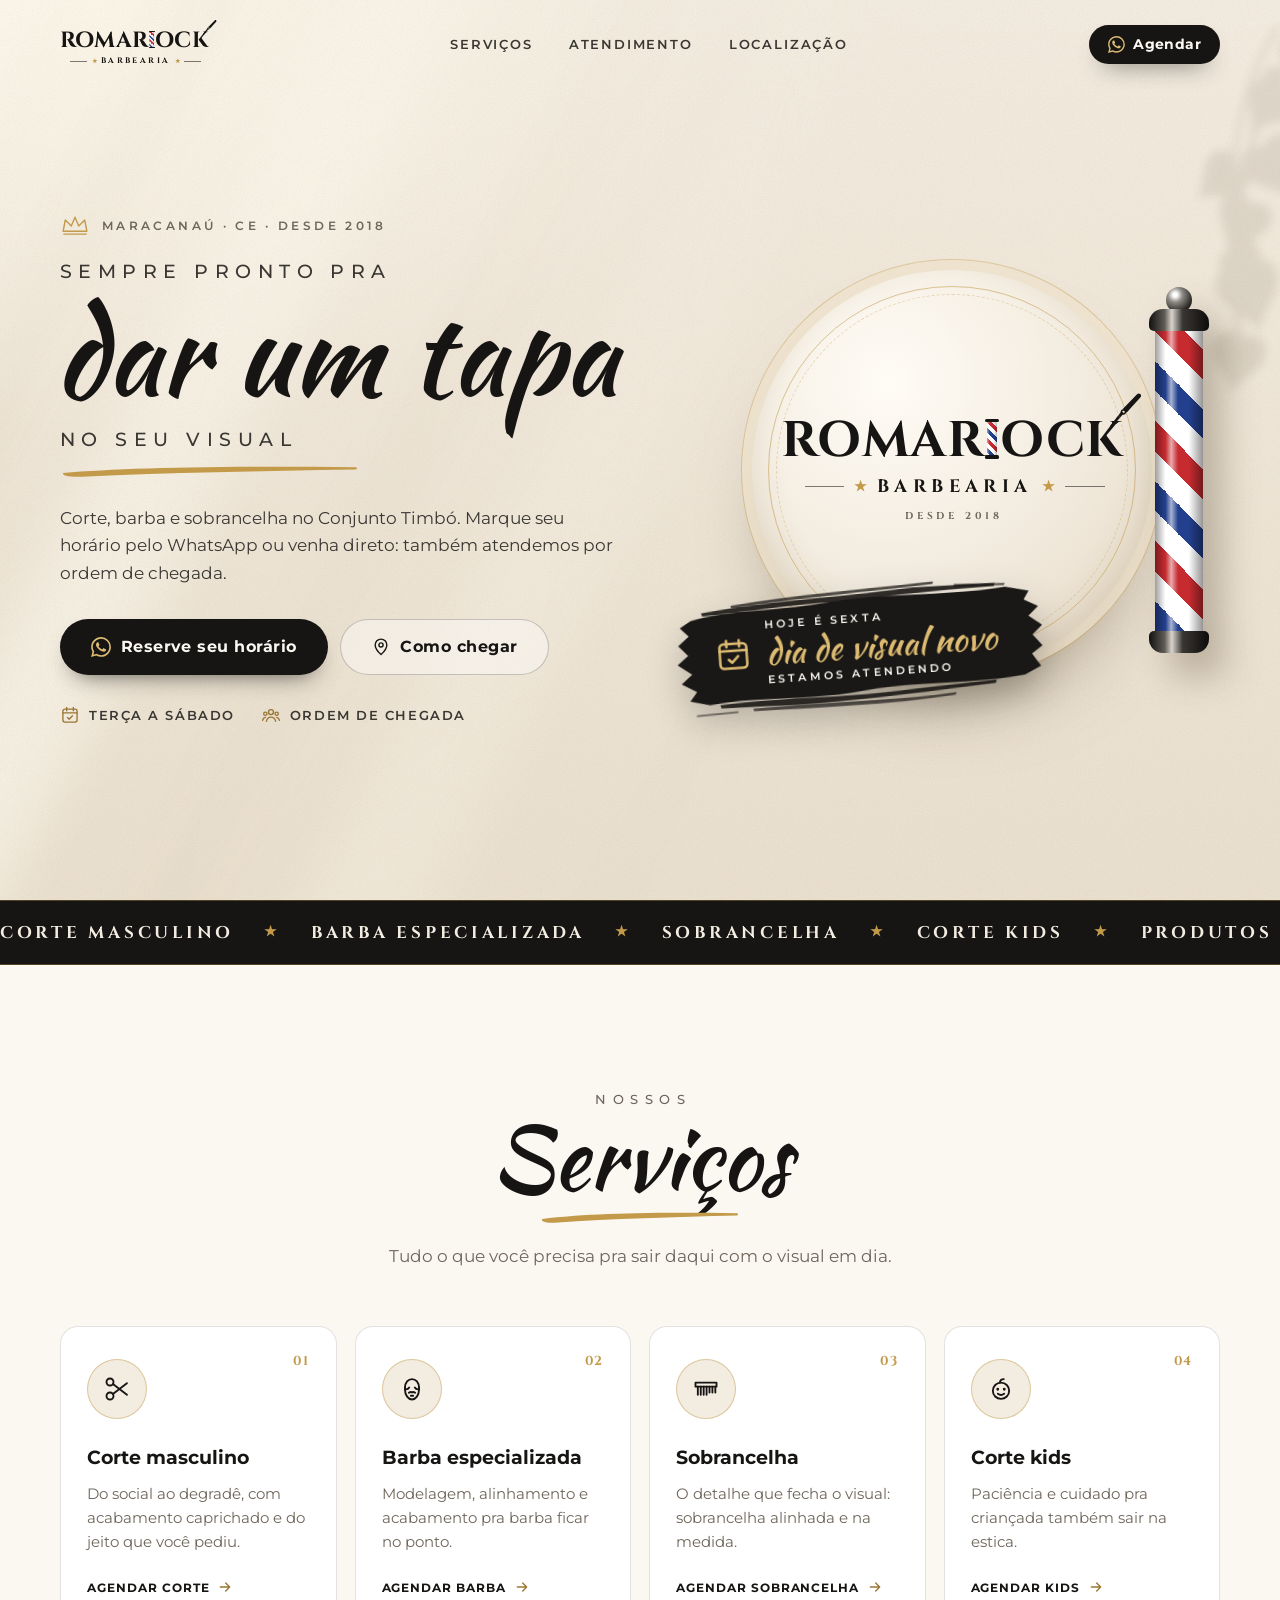
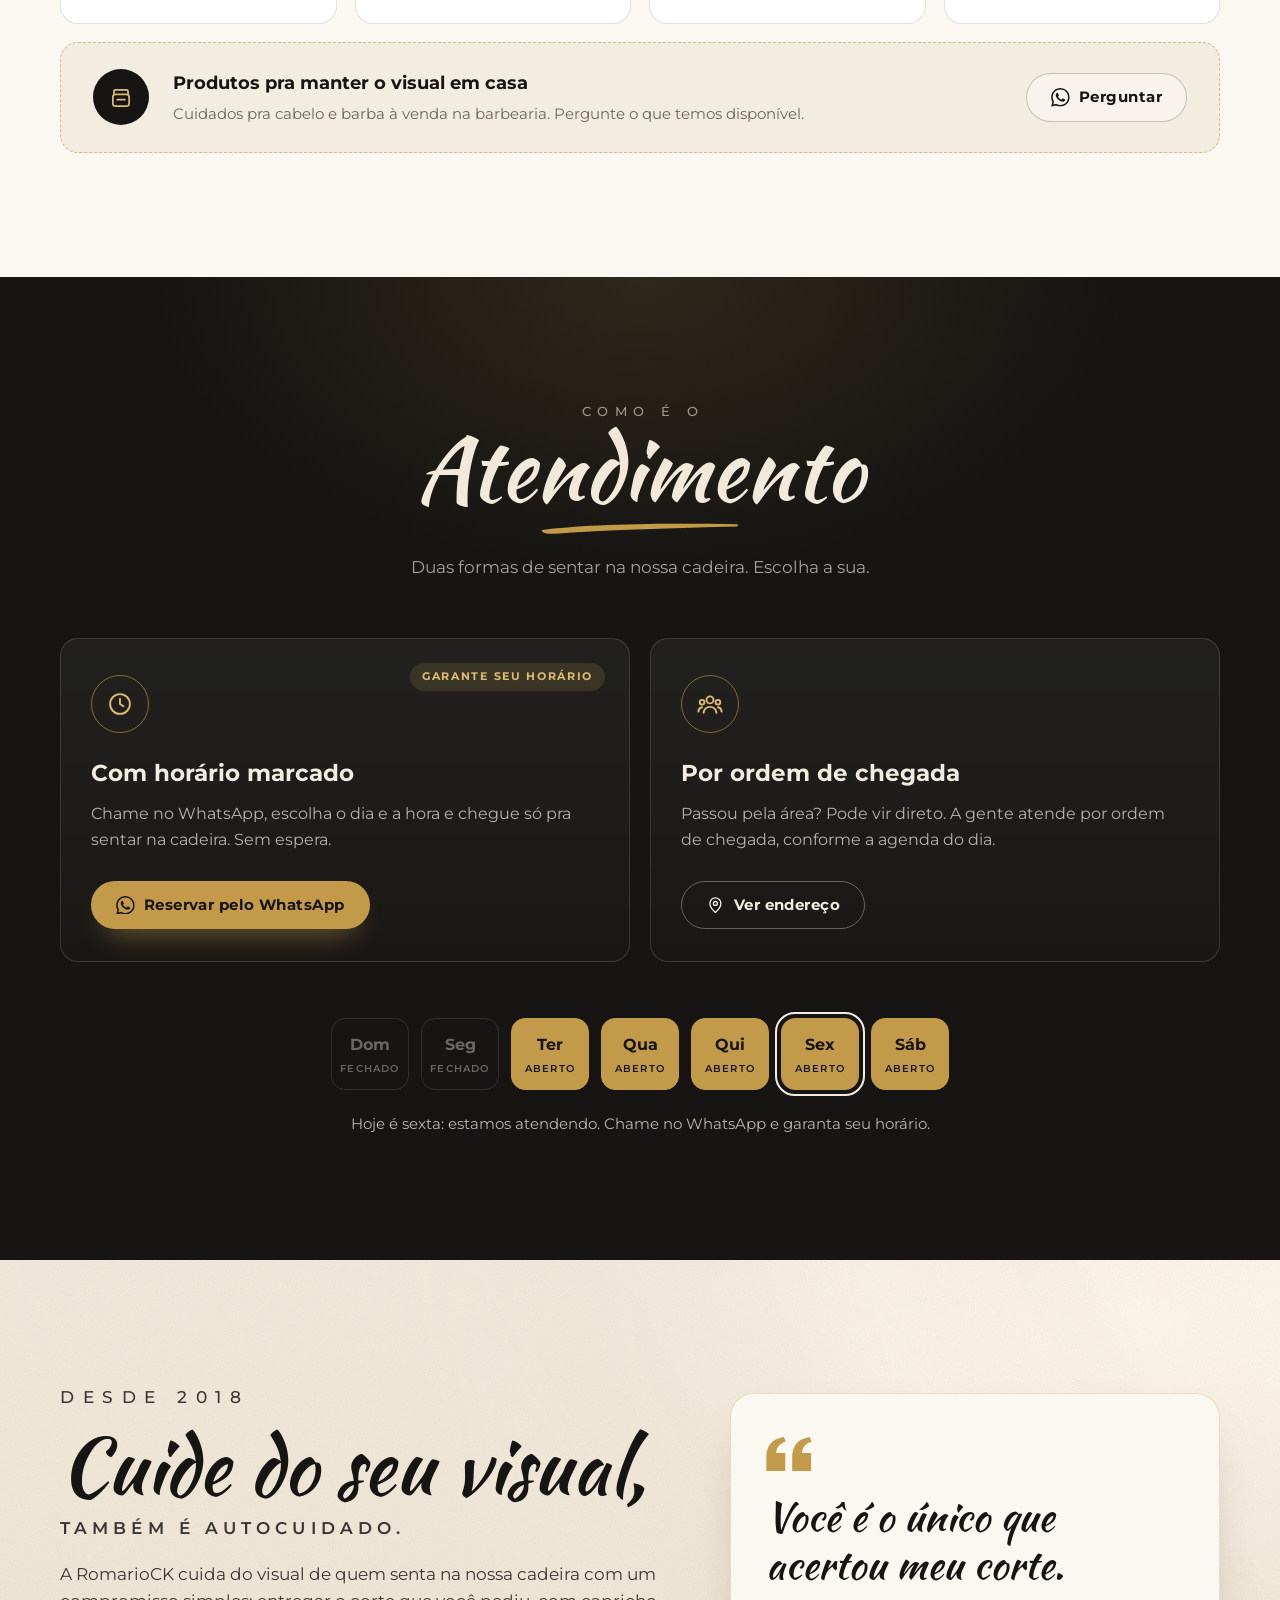
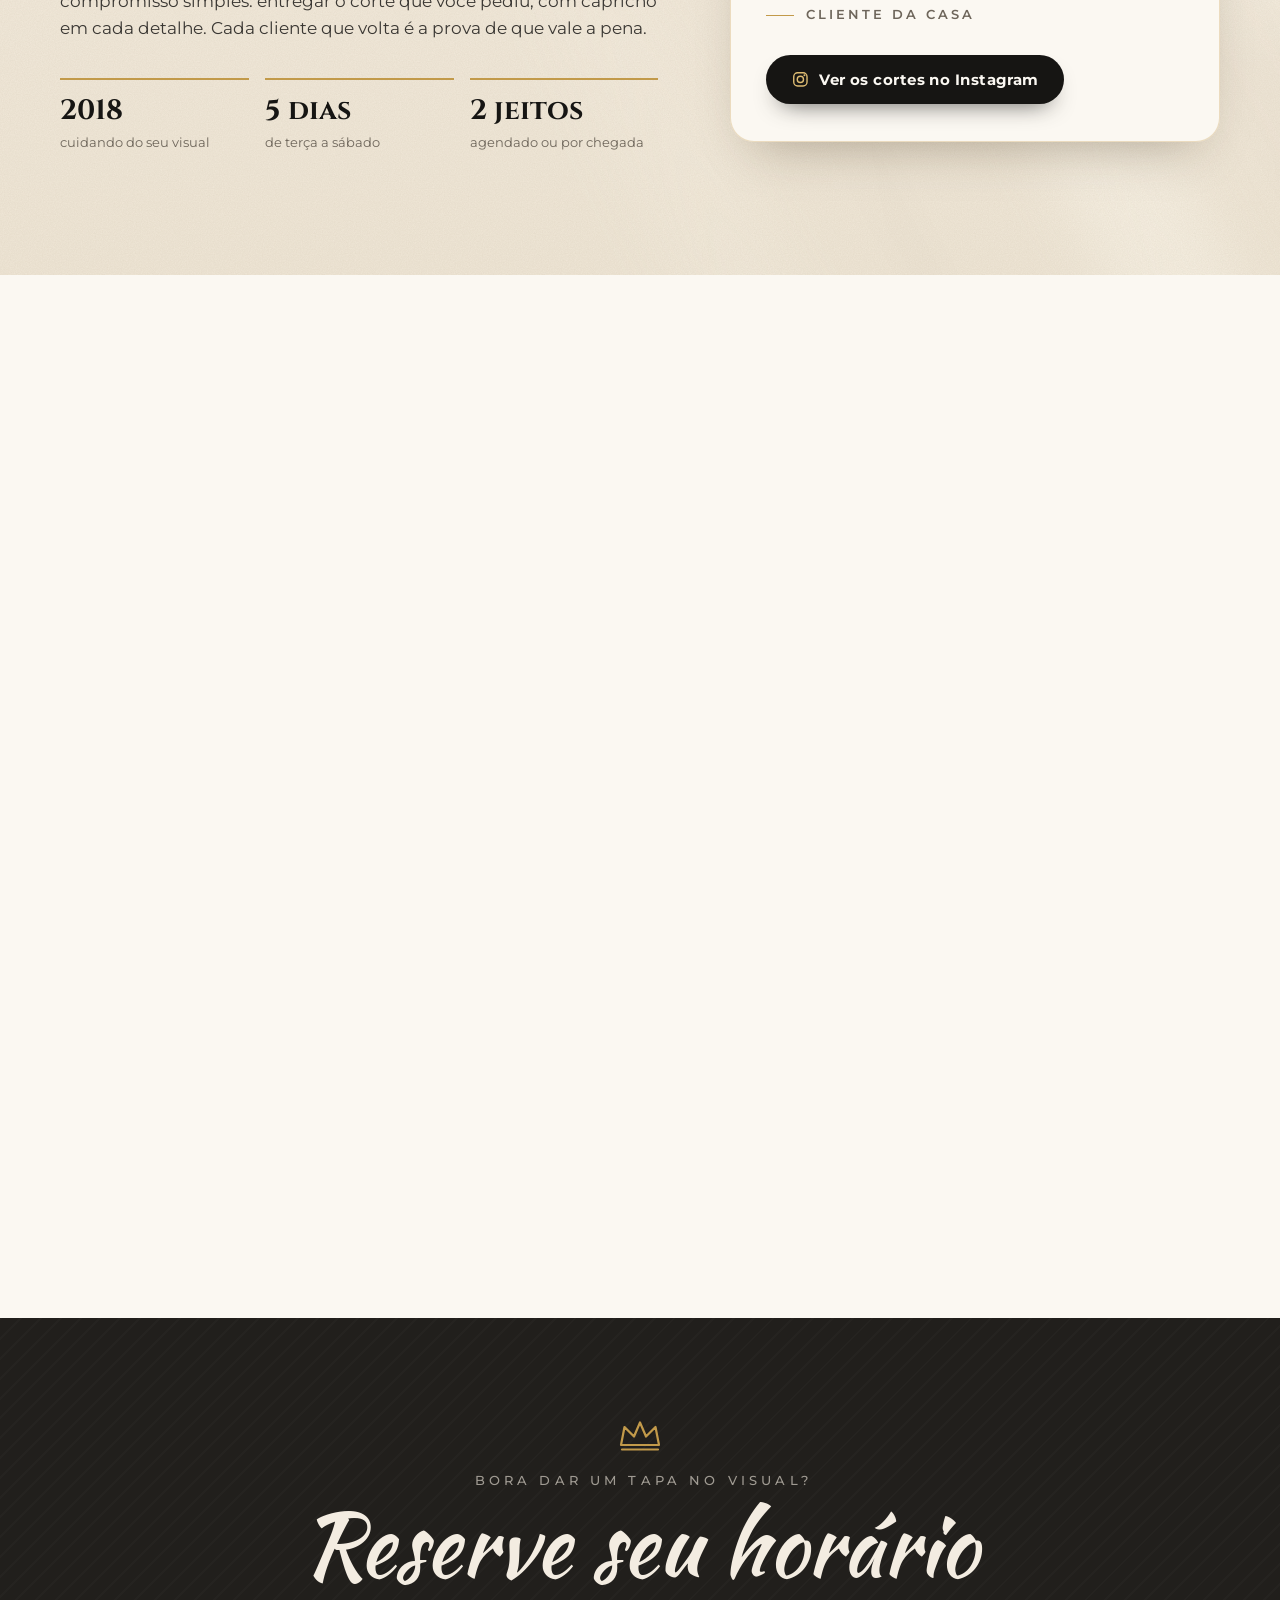
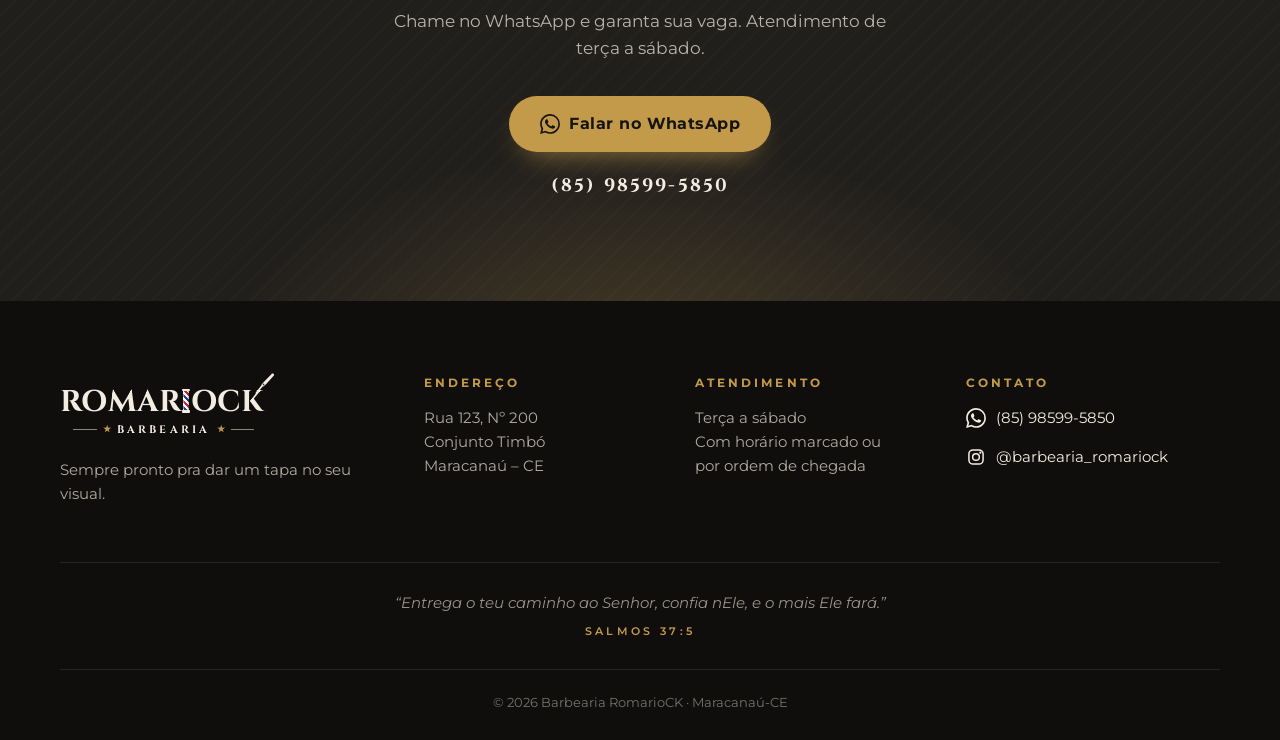
<file: index.html>
<!doctype html>
<html lang="pt-BR">
<head>
  <meta charset="utf-8">
  <meta name="viewport" content="width=device-width, initial-scale=1">
  <title>Barbearia RomarioCK · Maracanaú-CE</title>
  <meta name="description" content="Barbearia RomarioCK em Maracanaú-CE, desde 2018. Corte masculino, barba, sobrancelha e corte kids. Atendimento de terça a sábado, com horário marcado pelo WhatsApp ou por ordem de chegada.">
  <meta name="theme-color" content="#161513">
  <link rel="icon" href="assets/favicon.svg" type="image/svg+xml">
  <link rel="canonical" href="https://barbeariaromariock.github.io/">

  <!-- Prévia ao compartilhar o link (WhatsApp, Instagram, Facebook) -->
  <meta property="og:type" content="website">
  <meta property="og:url" content="https://barbeariaromariock.github.io/">
  <meta property="og:locale" content="pt_BR">
  <meta property="og:site_name" content="Barbearia RomarioCK">
  <meta property="og:title" content="Barbearia RomarioCK · Maracanaú-CE">
  <meta property="og:description" content="Sempre pronto pra dar um tapa no seu visual. Terça a sábado, no Conjunto Timbó.">
  <meta property="og:image" content="https://barbeariaromariock.github.io/assets/og-image.jpg">
  <meta property="og:image:width" content="1200">
  <meta property="og:image:height" content="630">
  <meta name="twitter:card" content="summary_large_image">

  <link rel="preconnect" href="https://fonts.googleapis.com">
  <link rel="preconnect" href="https://fonts.gstatic.com" crossorigin>
  <link href="https://fonts.googleapis.com/css2?family=Cinzel:wght@700&family=Kaushan+Script&family=Montserrat:wght@400;500;600;700&display=swap" rel="stylesheet">
  <link rel="stylesheet" href="css/style.css?v=2">

  <script type="application/ld+json">
  {
    "@context": "https://schema.org",
    "@type": "BarberShop",
    "name": "Barbearia RomarioCK",
    "url": "https://barbeariaromariock.github.io/",
    "image": "https://barbeariaromariock.github.io/assets/og-image.jpg",
    "slogan": "Sempre pronto pra dar um tapa no seu visual",
    "foundingDate": "2018",
    "telephone": "+55 85 98599-5850",
    "address": {
      "@type": "PostalAddress",
      "streetAddress": "Rua 123, 200 - Conjunto Timbó",
      "addressLocality": "Maracanaú",
      "addressRegion": "CE",
      "postalCode": "61936-260",
      "addressCountry": "BR"
    },
    "geo": { "@type": "GeoCoordinates", "latitude": -3.8767589, "longitude": -38.6054939 },
    "openingHoursSpecification": [{
      "@type": "OpeningHoursSpecification",
      "dayOfWeek": ["Tuesday", "Wednesday", "Thursday", "Friday", "Saturday"]
    }],
    "sameAs": ["https://www.instagram.com/barbearia_romariock/"]
  }
  </script>
</head>
<body>
  <!-- Ícones -->
  <svg width="0" height="0" style="position:absolute" aria-hidden="true">
    <defs>
      <symbol id="i-wa" viewBox="0 0 24 24"><path fill="currentColor" d="M17.472 14.382c-.297-.149-1.758-.867-2.03-.967-.273-.099-.471-.148-.67.15-.197.297-.767.966-.94 1.164-.173.199-.347.223-.644.075-.297-.15-1.255-.463-2.39-1.475-.883-.788-1.48-1.761-1.653-2.059-.173-.297-.018-.458.13-.606.134-.133.298-.347.446-.52.149-.174.198-.298.298-.497.099-.198.05-.371-.025-.52-.075-.149-.669-1.612-.916-2.207-.242-.579-.487-.5-.669-.51-.173-.008-.371-.01-.57-.01-.198 0-.52.074-.792.372-.272.297-1.04 1.016-1.04 2.479 0 1.462 1.065 2.875 1.213 3.074.149.198 2.096 3.2 5.077 4.487.709.306 1.262.489 1.694.625.712.227 1.36.195 1.871.118.571-.085 1.758-.719 2.006-1.413.248-.694.248-1.289.173-1.413-.074-.124-.272-.198-.57-.347m-5.421 7.403h-.004a9.87 9.87 0 0 1-5.031-1.378l-.361-.214-3.741.982.998-3.648-.235-.374a9.86 9.86 0 0 1-1.51-5.26c.001-5.45 4.436-9.884 9.888-9.884 2.64 0 5.122 1.03 6.988 2.898a9.825 9.825 0 0 1 2.893 6.994c-.003 5.45-4.437 9.884-9.885 9.884m8.413-18.297A11.815 11.815 0 0 0 12.05 0C5.495 0 .16 5.335.157 11.892c0 2.096.547 4.142 1.588 5.945L.057 24l6.305-1.654a11.882 11.882 0 0 0 5.683 1.448h.005c6.554 0 11.89-5.335 11.893-11.893a11.821 11.821 0 0 0-3.48-8.413Z"/></symbol>
      <symbol id="i-ig" viewBox="0 0 24 24" fill="none" stroke="currentColor" stroke-width="1.8" stroke-linecap="round"><rect x="3.5" y="3.5" width="17" height="17" rx="5"/><circle cx="12" cy="12" r="4"/><path d="M17.2 6.8h.01" stroke-width="2.6"/></symbol>
      <symbol id="i-pin" viewBox="0 0 24 24" fill="none" stroke="currentColor" stroke-width="1.7" stroke-linejoin="round"><path d="M12 21s-7-6.2-7-11.5a7 7 0 0 1 14 0C19 14.8 12 21 12 21Z"/><circle cx="12" cy="9.5" r="2.5"/></symbol>
      <symbol id="i-cal" viewBox="0 0 24 24" fill="none" stroke="currentColor" stroke-width="1.6" stroke-linecap="round" stroke-linejoin="round"><rect x="3.5" y="5" width="17" height="15.5" rx="2.5"/><path d="M3.5 9.5h17M8 3v4M16 3v4"/><path d="m9 15 2 2 4-4"/></symbol>
      <symbol id="i-users" viewBox="0 0 24 24" fill="none" stroke="currentColor" stroke-width="1.6" stroke-linecap="round"><circle cx="12" cy="8.5" r="3"/><path d="M6.5 19.5c.5-3 2.8-5 5.5-5s5 2 5.5 5"/><circle cx="5.2" cy="10.5" r="2"/><path d="M2 18.5c.3-2 1.5-3.4 3.2-3.7"/><circle cx="18.8" cy="10.5" r="2"/><path d="M22 18.5c-.3-2-1.5-3.4-3.2-3.7"/></symbol>
      <symbol id="i-clock" viewBox="0 0 24 24" fill="none" stroke="currentColor" stroke-width="1.6" stroke-linecap="round"><circle cx="12" cy="12" r="8.5"/><path d="M12 7.5V12l3 2"/></symbol>
      <symbol id="i-arrow" viewBox="0 0 24 24" fill="none" stroke="currentColor" stroke-width="2" stroke-linecap="round" stroke-linejoin="round"><path d="M5 12h14M13 6l6 6-6 6"/></symbol>
      <symbol id="i-scissors" viewBox="0 0 24 24" fill="none" stroke="currentColor" stroke-width="1.6" stroke-linecap="round"><circle cx="6" cy="6" r="3"/><circle cx="6" cy="18" r="3"/><path d="M8.5 7.8 20.5 17M8.5 16.2 20.5 7"/></symbol>
      <symbol id="i-beard" viewBox="0 0 24 24" fill="none" stroke="currentColor" stroke-width="1.6" stroke-linecap="round" stroke-linejoin="round"><path d="M6 11c0-4.6 2.7-7.5 6-7.5s6 2.9 6 7.5"/><path d="M6 10.5v2.2c0 4.6 2.8 8.3 6 8.3s6-3.7 6-8.3v-2.2"/><path d="M6 12.3c1.8.2 3-.4 3.6-1.6M18 12.3c-1.8.2-3-.4-3.6-1.6"/><path d="M9.3 15.2c1.3-.9 2.1-.9 2.7-.2.6-.7 1.4-.7 2.7.2"/><path d="M11 17.8h2"/></symbol>
      <symbol id="i-comb" viewBox="0 0 24 24" fill="none" stroke="currentColor" stroke-width="1.6" stroke-linecap="round" stroke-linejoin="round"><path d="M3 6.5h18v3.5H3z"/><path d="M5 10v7M7.5 10v7M10 10v7M12.5 10v7M15 10v5M17.5 10v5M20 10v5"/></symbol>
      <symbol id="i-kid" viewBox="0 0 24 24" fill="none" stroke="currentColor" stroke-width="1.6" stroke-linecap="round"><circle cx="12" cy="13.5" r="7"/><path d="M9.3 16c1.5 1.2 3.9 1.2 5.4 0"/><path d="M9.2 12.2h.01M14.8 12.2h.01" stroke-width="2.4"/><path d="M11 6.6c.2-1.9 1.5-3.1 3.4-3.1"/></symbol>
      <symbol id="i-jar" viewBox="0 0 24 24" fill="none" stroke="currentColor" stroke-width="1.6" stroke-linecap="round" stroke-linejoin="round"><rect x="4.5" y="9.5" width="15" height="11" rx="2.5"/><path d="M5.5 9.5V7A1.5 1.5 0 0 1 7 5.5h10A1.5 1.5 0 0 1 18.5 7v2.5"/><path d="M8.5 14.5h7"/></symbol>
      <symbol id="i-crown" viewBox="0 0 48 34" fill="none" stroke="currentColor" stroke-width="2.2" stroke-linejoin="round"><path d="M5 27 8.5 9l9.5 9.5L24 4.5l6 14L39.5 9 43 27Z"/><path d="M6 31.5h36" stroke-linecap="round"/></symbol>
      <symbol id="i-razor" viewBox="0 0 64 64"><path fill="currentColor" d="M27.5 29.5 51 5.2c2.3-2.3 6.3-.9 6.6 2.3.1 1-.3 2-1 2.8L33.7 35.8Z"/><path fill="currentColor" d="M29.6 36.4 10 58.6c-1 1.1-2.8.4-2.8-1.1 0-.4.2-.8.4-1.1L25.8 33Z"/><circle cx="28.4" cy="34.6" r="3.4" fill="none" stroke="currentColor" stroke-width="2.2"/></symbol>
      <symbol id="i-quote" viewBox="0 0 48 36"><path fill="currentColor" d="M0 36V21.6C0 9.2 6.2 2 18.6 0l2 5C13.8 6.8 10.6 11 10.4 17H20v19Zm27.4 0V21.6C27.4 9.2 33.6 2 46 0l2 5c-6.8 1.8-10 6-10.2 12h9.6v19Z"/></symbol>
      <path id="leaf" d="M0 0C-16-12-32 2-24 20-17 34 0 44 0 56 0 44 17 34 24 20 32 2 16-12 0 0Z"/>
    </defs>
  </svg>

  <a class="skip-link" href="#conteudo">Pular para o conteúdo</a>

  <header class="site-header" data-header>
    <div class="container header-inner">
      <a href="#inicio" class="lockup lockup-sm" aria-label="Barbearia RomarioCK, voltar ao início">
        <svg class="lockup-razor" aria-hidden="true"><use href="#i-razor"/></svg>
        <span class="wordmark" aria-hidden="true">ROMAR<span class="wm-pole"></span>OCK</span>
        <span class="wm-sub" aria-hidden="true"><i>★</i> Barbearia <i>★</i></span>
      </a>
      <nav class="nav" aria-label="Principal">
        <a href="#servicos">Serviços</a>
        <a href="#atendimento">Atendimento</a>
        <a href="#localizacao">Localização</a>
      </nav>
      <a class="btn btn-ink btn-sm" href="https://wa.me/5585985995850?text=Ol%C3%A1!%20Vim%20pelo%20site%20e%20quero%20agendar%20um%20hor%C3%A1rio." target="_blank" rel="noopener">
        <svg aria-hidden="true"><use href="#i-wa"/></svg> Agendar
      </a>
    </div>
  </header>

  <main id="conteudo">
    <!-- ===== Início ===== -->
    <section class="hero grain" id="inicio">
      <div class="sunlight" aria-hidden="true"></div>
      <svg class="leaf-shadow" viewBox="0 0 600 640" aria-hidden="true">
        <g fill="currentColor">
          <path d="M610 10C540 30 480 80 450 160c-24 64-30 150-22 250" fill="none" stroke="currentColor" stroke-width="6"/>
          <path d="M470 60c-40 60-58 150-50 260" fill="none" stroke="currentColor" stroke-width="5"/>
          <use href="#leaf" transform="translate(560 30) rotate(60) scale(1.2)"/>
          <use href="#leaf" transform="translate(500 70) rotate(-20) scale(1.3)"/>
          <use href="#leaf" transform="translate(470 130) rotate(35)"/>
          <use href="#leaf" transform="translate(452 190) rotate(-30) scale(1.2)"/>
          <use href="#leaf" transform="translate(440 250) rotate(25) scale(1.1)"/>
          <use href="#leaf" transform="translate(432 320) rotate(-15) scale(1.3)"/>
          <use href="#leaf" transform="translate(430 395) rotate(10) scale(1.1)"/>
          <use href="#leaf" transform="translate(452 120) rotate(-55) scale(.9)"/>
          <use href="#leaf" transform="translate(424 210) rotate(50) scale(1)"/>
          <use href="#leaf" transform="translate(420 300) rotate(-45) scale(.9)"/>
          <use href="#leaf" transform="translate(600 60) rotate(10) scale(1.1)"/>
        </g>
      </svg>

      <div class="container hero-grid">
        <div class="hero-copy">
          <p class="eyebrow">
            <svg aria-hidden="true"><use href="#i-crown"/></svg>
            Maracanaú · CE · desde 2018
          </p>
          <h1 class="hero-title">
            <span class="kicker">Sempre pronto pra</span>
            <span class="script">dar um tapa</span>
            <span class="kicker">no seu visual</span>
          </h1>
          <svg class="gold-stroke hero-stroke" viewBox="0 0 300 24" preserveAspectRatio="none" aria-hidden="true"><path d="M3 15C60 8 150 4 296 6.5c1.6.4 1.4 3-.4 3.2C200 12 110 14.5 22 20.5 10 21.4 1.5 19 3 15Z"/></svg>
          <p class="lead">Corte, barba e sobrancelha no Conjunto Timbó. Marque seu horário pelo WhatsApp ou venha direto: também atendemos por ordem de chegada.</p>
          <div class="hero-actions">
            <a class="btn btn-ink btn-lg" href="https://wa.me/5585985995850?text=Ol%C3%A1!%20Vim%20pelo%20site%20e%20quero%20agendar%20um%20hor%C3%A1rio." target="_blank" rel="noopener">
              <svg aria-hidden="true"><use href="#i-wa"/></svg> Reserve seu horário
            </a>
            <a class="btn btn-ghost btn-lg" href="#localizacao">
              <svg aria-hidden="true"><use href="#i-pin"/></svg> Como chegar
            </a>
          </div>
          <ul class="hero-facts">
            <li><svg aria-hidden="true"><use href="#i-cal"/></svg> Terça a sábado</li>
            <li><svg aria-hidden="true"><use href="#i-users"/></svg> Ordem de chegada</li>
          </ul>
        </div>

        <div class="hero-visual">
          <div class="badge" role="img" aria-label="Logo da Barbearia RomarioCK, desde 2018">
            <div class="lockup lockup-badge" aria-hidden="true">
              <svg class="lockup-razor"><use href="#i-razor"/></svg>
              <span class="wordmark">ROMAR<span class="wm-pole"></span>OCK</span>
              <span class="wm-sub"><i>★</i> Barbearia <i>★</i></span>
              <span class="wm-since">Desde 2018</span>
            </div>
          </div>

          <div class="pole" aria-hidden="true">
            <span class="pole-ball"></span>
            <span class="pole-cap"></span>
            <span class="pole-body"></span>
            <span class="pole-cap pole-cap-bottom"></span>
          </div>

          <div class="brush-card">
            <svg aria-hidden="true"><use href="#i-cal"/></svg>
            <p>
              <span class="bc-small" data-today-top>Atendimento</span>
              <span class="bc-script" data-today-mid>terça a sábado</span>
              <span class="bc-small" data-today-bottom>Agende no WhatsApp</span>
            </p>
          </div>
        </div>
      </div>
    </section>

    <div class="marquee" aria-hidden="true">
      <div class="marquee-track">
        <div class="marquee-set"><span>Corte masculino</span><i>★</i><span>Barba especializada</span><i>★</i><span>Sobrancelha</span><i>★</i><span>Corte kids</span><i>★</i><span>Produtos</span><i>★</i></div>
        <div class="marquee-set"><span>Corte masculino</span><i>★</i><span>Barba especializada</span><i>★</i><span>Sobrancelha</span><i>★</i><span>Corte kids</span><i>★</i><span>Produtos</span><i>★</i></div>
      </div>
    </div>

    <!-- ===== Serviços ===== -->
    <section class="section services" id="servicos">
      <div class="container">
        <header class="section-head" data-reveal>
          <p class="label">Nossos</p>
          <h2 class="script-title">Serviços</h2>
          <svg class="gold-stroke" viewBox="0 0 300 24" preserveAspectRatio="none" aria-hidden="true"><path d="M3 15C60 8 150 4 296 6.5c1.6.4 1.4 3-.4 3.2C200 12 110 14.5 22 20.5 10 21.4 1.5 19 3 15Z"/></svg>
          <p class="section-sub">Tudo o que você precisa pra sair daqui com o visual em dia.</p>
        </header>

        <div class="service-grid">
          <article class="service-card" data-reveal>
            <span class="service-num">01</span>
            <div class="service-icon"><svg aria-hidden="true"><use href="#i-scissors"/></svg></div>
            <h3>Corte masculino</h3>
            <p>Do social ao degradê, com acabamento caprichado e do jeito que você pediu.</p>
            <a class="service-link" href="https://wa.me/5585985995850?text=Ol%C3%A1!%20Vim%20pelo%20site%20e%20quero%20agendar%20um%20corte%20masculino." target="_blank" rel="noopener">Agendar corte <svg aria-hidden="true"><use href="#i-arrow"/></svg></a>
          </article>
          <article class="service-card" data-reveal style="--delay:.08s">
            <span class="service-num">02</span>
            <div class="service-icon"><svg aria-hidden="true"><use href="#i-beard"/></svg></div>
            <h3>Barba especializada</h3>
            <p>Modelagem, alinhamento e acabamento pra barba ficar no ponto.</p>
            <a class="service-link" href="https://wa.me/5585985995850?text=Ol%C3%A1!%20Vim%20pelo%20site%20e%20quero%20agendar%20a%20barba." target="_blank" rel="noopener">Agendar barba <svg aria-hidden="true"><use href="#i-arrow"/></svg></a>
          </article>
          <article class="service-card" data-reveal style="--delay:.16s">
            <span class="service-num">03</span>
            <div class="service-icon"><svg aria-hidden="true"><use href="#i-comb"/></svg></div>
            <h3>Sobrancelha</h3>
            <p>O detalhe que fecha o visual: sobrancelha alinhada e na medida.</p>
            <a class="service-link" href="https://wa.me/5585985995850?text=Ol%C3%A1!%20Vim%20pelo%20site%20e%20quero%20agendar%20a%20sobrancelha." target="_blank" rel="noopener">Agendar sobrancelha <svg aria-hidden="true"><use href="#i-arrow"/></svg></a>
          </article>
          <article class="service-card" data-reveal style="--delay:.24s">
            <span class="service-num">04</span>
            <div class="service-icon"><svg aria-hidden="true"><use href="#i-kid"/></svg></div>
            <h3>Corte kids</h3>
            <p>Paciência e cuidado pra criançada também sair na estica.</p>
            <a class="service-link" href="https://wa.me/5585985995850?text=Ol%C3%A1!%20Vim%20pelo%20site%20e%20quero%20agendar%20um%20corte%20kids." target="_blank" rel="noopener">Agendar kids <svg aria-hidden="true"><use href="#i-arrow"/></svg></a>
          </article>
        </div>

        <div class="products" data-reveal>
          <div class="products-icon"><svg aria-hidden="true"><use href="#i-jar"/></svg></div>
          <div class="products-text">
            <h3>Produtos pra manter o visual em casa</h3>
            <p>Cuidados pra cabelo e barba à venda na barbearia. Pergunte o que temos disponível.</p>
          </div>
          <a class="btn btn-ghost" href="https://wa.me/5585985995850?text=Ol%C3%A1!%20Vim%20pelo%20site%20e%20queria%20saber%20quais%20produtos%20voc%C3%AAs%20t%C3%AAm." target="_blank" rel="noopener">
            <svg aria-hidden="true"><use href="#i-wa"/></svg> Perguntar
          </a>
        </div>
      </div>
    </section>

    <!-- ===== Atendimento ===== -->
    <section class="section dark" id="atendimento">
      <div class="container">
        <header class="section-head" data-reveal>
          <p class="label">Como é o</p>
          <h2 class="script-title">Atendimento</h2>
          <svg class="gold-stroke" viewBox="0 0 300 24" preserveAspectRatio="none" aria-hidden="true"><path d="M3 15C60 8 150 4 296 6.5c1.6.4 1.4 3-.4 3.2C200 12 110 14.5 22 20.5 10 21.4 1.5 19 3 15Z"/></svg>
          <p class="section-sub">Duas formas de sentar na nossa cadeira. Escolha a sua.</p>
        </header>

        <div class="ways">
          <article class="way" data-reveal>
            <span class="way-tag">Garante seu horário</span>
            <div class="way-icon"><svg aria-hidden="true"><use href="#i-clock"/></svg></div>
            <h3>Com horário marcado</h3>
            <p>Chame no WhatsApp, escolha o dia e a hora e chegue só pra sentar na cadeira. Sem espera.</p>
            <a class="btn btn-gold" href="https://wa.me/5585985995850?text=Ol%C3%A1!%20Vim%20pelo%20site%20e%20quero%20agendar%20um%20hor%C3%A1rio." target="_blank" rel="noopener">
              <svg aria-hidden="true"><use href="#i-wa"/></svg> Reservar pelo WhatsApp
            </a>
          </article>
          <article class="way" data-reveal style="--delay:.1s">
            <div class="way-icon"><svg aria-hidden="true"><use href="#i-users"/></svg></div>
            <h3>Por ordem de chegada</h3>
            <p>Passou pela área? Pode vir direto. A gente atende por ordem de chegada, conforme a agenda do dia.</p>
            <a class="btn btn-outline-light" href="#localizacao">
              <svg aria-hidden="true"><use href="#i-pin"/></svg> Ver endereço
            </a>
          </article>
        </div>

        <div class="week-wrap" data-reveal>
          <ul class="week" aria-label="Dias de atendimento">
            <li class="day" data-day="0">Dom<small>fechado</small></li>
            <li class="day" data-day="1">Seg<small>fechado</small></li>
            <li class="day is-open" data-day="2">Ter<small>aberto</small></li>
            <li class="day is-open" data-day="3">Qua<small>aberto</small></li>
            <li class="day is-open" data-day="4">Qui<small>aberto</small></li>
            <li class="day is-open" data-day="5">Sex<small>aberto</small></li>
            <li class="day is-open" data-day="6">Sáb<small>aberto</small></li>
          </ul>
          <p class="week-status" data-today-status>Atendimento de terça a sábado.</p>
        </div>
      </div>
    </section>

    <!-- ===== Sobre ===== -->
    <section class="section about grain">
      <div class="sunlight sunlight-soft" aria-hidden="true"></div>
      <div class="container about-grid">
        <div class="about-copy" data-reveal>
          <p class="label">Desde 2018</p>
          <h2 class="about-title">
            <span class="script">Cuide do seu visual,</span>
            <span class="about-kicker">também é autocuidado.</span>
          </h2>
          <p>A RomarioCK cuida do visual de quem senta na nossa cadeira com um compromisso simples: entregar o corte que você pediu, com capricho em cada detalhe. Cada cliente que volta é a prova de que vale a pena.</p>
          <dl class="stats">
            <div><dt>2018</dt><dd>cuidando do seu visual</dd></div>
            <div><dt>5 dias</dt><dd>de terça a sábado</dd></div>
            <div><dt>2 jeitos</dt><dd>agendado ou por chegada</dd></div>
          </dl>
        </div>

        <figure class="testimonial" data-reveal style="--delay:.1s">
          <svg class="testimonial-mark" aria-hidden="true"><use href="#i-quote"/></svg>
          <blockquote>Você é o único que acertou meu corte.</blockquote>
          <figcaption>Cliente da casa</figcaption>
          <a class="btn btn-ink" href="https://www.instagram.com/barbearia_romariock/" target="_blank" rel="noopener">
            <svg aria-hidden="true"><use href="#i-ig"/></svg> Ver os cortes no Instagram
          </a>
        </figure>
      </div>
    </section>

    <!-- ===== Localização ===== -->
    <section class="section location" id="localizacao">
      <div class="container">
        <header class="section-head" data-reveal>
          <p class="label">Nossa</p>
          <h2 class="script-title">Localização</h2>
          <svg class="gold-stroke" viewBox="0 0 300 24" preserveAspectRatio="none" aria-hidden="true"><path d="M3 15C60 8 150 4 296 6.5c1.6.4 1.4 3-.4 3.2C200 12 110 14.5 22 20.5 10 21.4 1.5 19 3 15Z"/></svg>
        </header>

        <div class="location-grid">
          <div class="location-card" data-reveal>
            <address class="address">
              <svg aria-hidden="true"><use href="#i-pin"/></svg>
              <span>
                <span class="address-street">Rua 123, Nº 200</span>
                <strong>Conjunto Timbó</strong>
                <span class="address-city">Maracanaú – CE</span>
                <span class="address-cep">CEP 61936-260</span>
              </span>
            </address>

            <p class="brush-note">
              <svg aria-hidden="true"><use href="#i-users"/></svg>
              <span>Também estamos com <strong>atendimento por ordem de chegada</strong></span>
            </p>

            <ul class="loc-services">
              <li><svg aria-hidden="true"><use href="#i-scissors"/></svg>Corte masculino</li>
              <li><svg aria-hidden="true"><use href="#i-beard"/></svg>Barba especializada</li>
              <li><svg aria-hidden="true"><use href="#i-comb"/></svg>Sobrancelha e muito mais!</li>
            </ul>

            <div class="loc-actions">
              <a class="btn btn-ink" href="https://www.google.com/maps/search/?api=1&amp;query=R.%20123%2C%20200%20-%20Timb%C3%B3%2C%20Maracana%C3%BA%20-%20CE%2C%2061936-260" target="_blank" rel="noopener">
                <svg aria-hidden="true"><use href="#i-pin"/></svg> Abrir no Google Maps
              </a>
              <a class="btn btn-ghost" href="https://wa.me/5585985995850?text=Ol%C3%A1!%20Vim%20pelo%20site%20e%20quero%20agendar%20um%20hor%C3%A1rio." target="_blank" rel="noopener">
                <svg aria-hidden="true"><use href="#i-wa"/></svg> WhatsApp
              </a>
            </div>
            <p class="te-esperamos">Te esperamos!</p>
          </div>

          <div class="map" data-reveal style="--delay:.1s">
            <iframe title="Mapa: Barbearia RomarioCK, Rua 123, 200, Conjunto Timbó, Maracanaú-CE" src="https://www.google.com/maps?q=R.%20123%2C%20200%20-%20Timb%C3%B3%2C%20Maracana%C3%BA%20-%20CE%2C%2061936-260&amp;output=embed" loading="lazy" referrerpolicy="no-referrer-when-downgrade" allowfullscreen></iframe>
          </div>
        </div>
      </div>
    </section>

    <!-- ===== Chamada final ===== -->
    <section class="cta">
      <div class="container cta-inner" data-reveal>
        <svg class="cta-crown" aria-hidden="true"><use href="#i-crown"/></svg>
        <p class="label">Bora dar um tapa no visual?</p>
        <h2 class="script-title">Reserve seu horário</h2>
        <p class="cta-text">Chame no WhatsApp e garanta sua vaga. Atendimento de terça a sábado.</p>
        <a class="btn btn-gold btn-lg" href="https://wa.me/5585985995850?text=Ol%C3%A1!%20Vim%20pelo%20site%20e%20quero%20agendar%20um%20hor%C3%A1rio." target="_blank" rel="noopener">
          <svg aria-hidden="true"><use href="#i-wa"/></svg> Falar no WhatsApp
        </a>
        <a class="cta-phone" href="tel:+5585985995850">(85) 98599-5850</a>
      </div>
    </section>
  </main>

  <footer class="site-footer">
    <div class="container footer-grid">
      <div class="footer-brand">
        <span class="lockup lockup-footer" role="img" aria-label="Barbearia RomarioCK">
          <svg class="lockup-razor" aria-hidden="true"><use href="#i-razor"/></svg>
          <span class="wordmark" aria-hidden="true">ROMAR<span class="wm-pole"></span>OCK</span>
          <span class="wm-sub" aria-hidden="true"><i>★</i> Barbearia <i>★</i></span>
        </span>
        <p>Sempre pronto pra dar um tapa no seu visual.</p>
      </div>
      <div>
        <h3>Endereço</h3>
        <p>Rua 123, Nº 200<br>Conjunto Timbó<br>Maracanaú – CE</p>
      </div>
      <div>
        <h3>Atendimento</h3>
        <p>Terça a sábado<br>Com horário marcado ou<br>por ordem de chegada</p>
      </div>
      <div>
        <h3>Contato</h3>
        <ul class="footer-links">
          <li><a href="https://wa.me/5585985995850?text=Ol%C3%A1!%20Vim%20pelo%20site%20e%20quero%20agendar%20um%20hor%C3%A1rio." target="_blank" rel="noopener"><svg aria-hidden="true"><use href="#i-wa"/></svg>(85) 98599-5850</a></li>
          <li><a href="https://www.instagram.com/barbearia_romariock/" target="_blank" rel="noopener"><svg aria-hidden="true"><use href="#i-ig"/></svg>@barbearia_romariock</a></li>
        </ul>
      </div>
    </div>
    <div class="container footer-verse">
      <p>“Entrega o teu caminho ao Senhor, confia nEle, e o mais Ele fará.” <span>Salmos 37:5</span></p>
    </div>
    <div class="container footer-bottom">
      <p>© <span data-year>2026</span> Barbearia RomarioCK · Maracanaú-CE</p>
    </div>
  </footer>

  <a class="wa-float" href="https://wa.me/5585985995850?text=Ol%C3%A1!%20Vim%20pelo%20site%20e%20quero%20agendar%20um%20hor%C3%A1rio." target="_blank" rel="noopener" aria-label="Agendar pelo WhatsApp">
    <svg aria-hidden="true"><use href="#i-wa"/></svg>
  </a>

  <script src="js/main.js?v=2" defer></script>
</body>
</html>
</file>
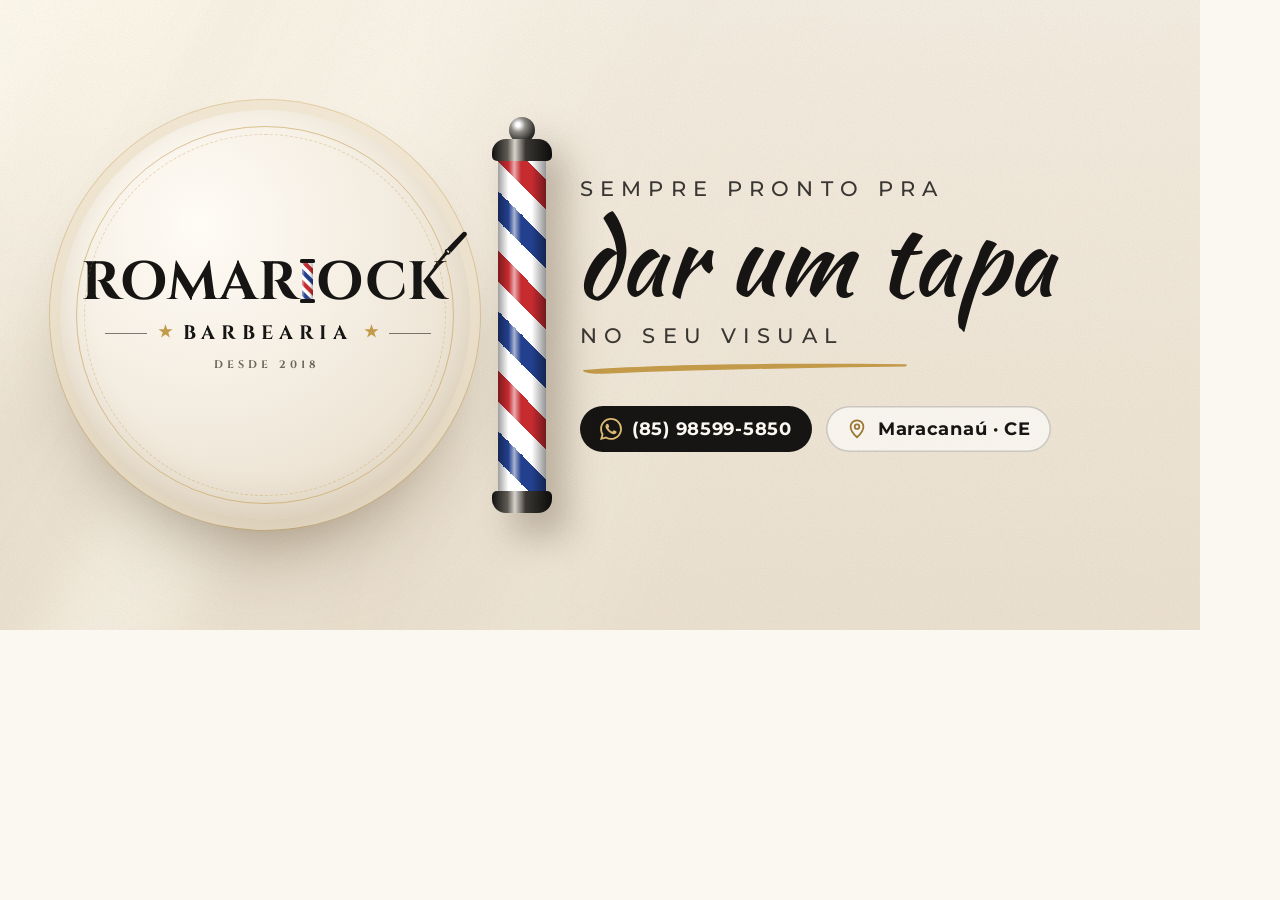
<file: tools/og-image.html>
<!doctype html>
<!--
  Modelo da imagem de prévia (assets/og-image.jpg, 1200x630).
  Para gerar de novo, com o site rodando em http://localhost:5173:
  msedge --headless=new --hide-scrollbars --virtual-time-budget=6000 --window-size=1200,630 --screenshot=og.png http://localhost:5173/tools/og-image.html
  Depois converta og.png para JPG (menos de 300 KB, limite do WhatsApp) e salve como assets/og-image.jpg.
-->
<html lang="pt-BR">
<head>
  <meta charset="utf-8">
  <link href="https://fonts.googleapis.com/css2?family=Cinzel:wght@700&family=Kaushan+Script&family=Montserrat:wght@500;600;700&display=swap" rel="stylesheet">
  <link rel="stylesheet" href="../css/style.css">
  <style>
    html, body { width: 1200px; height: 630px; overflow: hidden; }
    .og {
      position: relative; isolation: isolate; overflow: hidden;
      width: 1200px; height: 630px;
      display: grid; grid-template-columns: 500px 1fr; align-items: center; gap: 20px;
      padding: 0 70px 0 60px;
      background:
        radial-gradient(900px 620px at 8% 0%, #FFFAEE 0%, rgba(255, 250, 238, 0) 70%),
        linear-gradient(180deg, #F6EFE4 0%, #EDE3D2 100%);
    }
    .og .badge { width: 410px; }
    .og .lockup-badge { font-size: 54px; }
    .og .hero-visual { place-items: center start; }
    .og .pole { right: 8px; }
    .og .pole-body { height: 330px; animation: none; }
    .og .hero-title .script { font-size: 100px; white-space: nowrap; }
    .og .hero-title .kicker { font-size: 21px; }
    .og .gold-stroke { width: 330px; margin: 14px 0 30px; }
    .og-info { display: flex; gap: 14px; flex-wrap: wrap; }
    .og-chip {
      display: inline-flex; align-items: center; gap: 10px;
      padding: 12px 20px; border-radius: 999px;
      font: 700 18px/1 var(--f-sans); letter-spacing: .04em;
      background: var(--ink); color: var(--paper);
    }
    .og-chip svg { width: 22px; height: 22px; color: var(--gold-light); }
    .og-chip.light { background: rgba(255, 255, 255, .6); color: var(--ink); box-shadow: inset 0 0 0 1.5px rgba(22, 21, 19, .2); }
    .og-chip.light svg { color: var(--gold-deep); }
    * { animation: none !important; }
  </style>
</head>
<body>
  <svg width="0" height="0" style="position:absolute">
    <defs>
      <symbol id="i-wa" viewBox="0 0 24 24"><path fill="currentColor" d="M17.472 14.382c-.297-.149-1.758-.867-2.03-.967-.273-.099-.471-.148-.67.15-.197.297-.767.966-.94 1.164-.173.199-.347.223-.644.075-.297-.15-1.255-.463-2.39-1.475-.883-.788-1.48-1.761-1.653-2.059-.173-.297-.018-.458.13-.606.134-.133.298-.347.446-.52.149-.174.198-.298.298-.497.099-.198.05-.371-.025-.52-.075-.149-.669-1.612-.916-2.207-.242-.579-.487-.5-.669-.51-.173-.008-.371-.01-.57-.01-.198 0-.52.074-.792.372-.272.297-1.04 1.016-1.04 2.479 0 1.462 1.065 2.875 1.213 3.074.149.198 2.096 3.2 5.077 4.487.709.306 1.262.489 1.694.625.712.227 1.36.195 1.871.118.571-.085 1.758-.719 2.006-1.413.248-.694.248-1.289.173-1.413-.074-.124-.272-.198-.57-.347m-5.421 7.403h-.004a9.87 9.87 0 0 1-5.031-1.378l-.361-.214-3.741.982.998-3.648-.235-.374a9.86 9.86 0 0 1-1.51-5.26c.001-5.45 4.436-9.884 9.888-9.884 2.64 0 5.122 1.03 6.988 2.898a9.825 9.825 0 0 1 2.893 6.994c-.003 5.45-4.437 9.884-9.885 9.884m8.413-18.297A11.815 11.815 0 0 0 12.05 0C5.495 0 .16 5.335.157 11.892c0 2.096.547 4.142 1.588 5.945L.057 24l6.305-1.654a11.882 11.882 0 0 0 5.683 1.448h.005c6.554 0 11.89-5.335 11.893-11.893a11.821 11.821 0 0 0-3.48-8.413Z"/></symbol>
      <symbol id="i-pin" viewBox="0 0 24 24" fill="none" stroke="currentColor" stroke-width="1.9" stroke-linejoin="round"><path d="M12 21s-7-6.2-7-11.5a7 7 0 0 1 14 0C19 14.8 12 21 12 21Z"/><circle cx="12" cy="9.5" r="2.5"/></symbol>
      <symbol id="i-razor" viewBox="0 0 64 64"><path fill="currentColor" d="M27.5 29.5 51 5.2c2.3-2.3 6.3-.9 6.6 2.3.1 1-.3 2-1 2.8L33.7 35.8Z"/><path fill="currentColor" d="M29.6 36.4 10 58.6c-1 1.1-2.8.4-2.8-1.1 0-.4.2-.8.4-1.1L25.8 33Z"/><circle cx="28.4" cy="34.6" r="3.4" fill="none" stroke="currentColor" stroke-width="2.2"/></symbol>
    </defs>
  </svg>

  <div class="og grain">
    <div class="sunlight"></div>
    <div class="hero-visual" style="min-height:0">
      <div class="badge">
        <div class="lockup lockup-badge">
          <svg class="lockup-razor"><use href="#i-razor"/></svg>
          <span class="wordmark">ROMAR<span class="wm-pole"></span>OCK</span>
          <span class="wm-sub"><i>★</i> Barbearia <i>★</i></span>
          <span class="wm-since">Desde 2018</span>
        </div>
      </div>
      <div class="pole">
        <span class="pole-ball"></span><span class="pole-cap"></span><span class="pole-body"></span><span class="pole-cap pole-cap-bottom"></span>
      </div>
    </div>

    <div>
      <h1 class="hero-title">
        <span class="kicker">Sempre pronto pra</span>
        <span class="script">dar um tapa</span>
        <span class="kicker">no seu visual</span>
      </h1>
      <svg class="gold-stroke" viewBox="0 0 300 24" preserveAspectRatio="none"><path d="M3 15C60 8 150 4 296 6.5c1.6.4 1.4 3-.4 3.2C200 12 110 14.5 22 20.5 10 21.4 1.5 19 3 15Z"/></svg>
      <div class="og-info">
        <span class="og-chip"><svg><use href="#i-wa"/></svg>(85) 98599-5850</span>
        <span class="og-chip light"><svg><use href="#i-pin"/></svg>Maracanaú · CE</span>
      </div>
    </div>
  </div>
</body>
</html>
</file>
<file: css/style.css>
/* =========================================================
   Barbearia RomarioCK — identidade: creme, preto e dourado,
   pincelada preta, letra cursiva e o poste de barbeiro.
   ========================================================= */

:root {
  --cream: #F3ECE1;
  --cream-2: #EAE0CF;
  --paper: #FBF8F2;
  --ink: #161513;
  --ink-2: #211F1C;
  --ink-3: #3A3733;
  --muted: #6E665B;
  --line: rgba(22, 21, 19, .12);
  --gold: #C29A4A;
  --gold-light: #DDBB72;
  --gold-deep: #9A7632;
  --pole-red: #C62B30;
  --pole-blue: #23408E;
  --wa: #25D366;

  --f-display: 'Cinzel', 'Times New Roman', serif;
  --f-script: 'Kaushan Script', 'Brush Script MT', cursive;
  --f-sans: 'Montserrat', system-ui, -apple-system, 'Segoe UI', Roboto, sans-serif;

  --radius: 18px;
  --shadow: 0 24px 50px -26px rgba(52, 36, 12, .38);
  --ease: cubic-bezier(.2, .7, .2, 1);
}

*, *::before, *::after { box-sizing: border-box; }

html {
  scroll-behavior: smooth;
  scroll-padding-top: 84px;
  -webkit-text-size-adjust: 100%;
}

body {
  margin: 0;
  font-family: var(--f-sans);
  font-size: 16px;
  line-height: 1.6;
  color: var(--ink);
  background: var(--paper);
  -webkit-font-smoothing: antialiased;
  overflow-x: hidden;
}

img, svg { display: block; max-width: 100%; }
a { color: inherit; }
h1, h2, h3 { margin: 0; }
p { margin: 0; }
ul { margin: 0; padding: 0; list-style: none; }

:focus-visible { outline: 2px solid var(--gold); outline-offset: 3px; border-radius: 4px; }

.container { width: min(100% - 32px, 1160px); margin-inline: auto; }
@media (min-width: 768px) { .container { width: min(100% - 64px, 1160px); } }

.skip-link {
  position: absolute; left: 16px; top: -60px; z-index: 100;
  background: var(--ink); color: var(--paper); padding: 10px 16px; border-radius: 8px;
  text-decoration: none; font-weight: 600;
}
.skip-link:focus { top: 12px; }

/* ---------- Textura de papel ---------- */
.grain { position: relative; isolation: isolate; }
.grain::after {
  content: ""; position: absolute; inset: 0; z-index: -1; pointer-events: none;
  background: url("../assets/grain.svg");
  opacity: .55;
}

/* ---------- Logo (recriado em código) ---------- */
.lockup {
  position: relative;
  display: inline-flex; flex-direction: column; align-items: center;
  text-decoration: none; color: var(--ink);
}
.wordmark {
  display: inline-flex; align-items: baseline;
  font-family: var(--f-display); font-weight: 700;
  font-size: 1em; line-height: 1; letter-spacing: .01em; white-space: nowrap;
}
/* O "I" do nome é um poste de barbeiro */
.wm-pole {
  position: relative; display: inline-block;
  width: .2em; height: .68em; margin: 0 .06em;
  border-radius: .03em;
  background: linear-gradient(to top right,
    var(--pole-red) 0 12.5%, #fff 0 25%, var(--pole-blue) 0 37.5%, #fff 0 50%,
    var(--pole-red) 0 62.5%, #fff 0 75%, var(--pole-blue) 0 87.5%, #fff 0);
  background-size: .4em .4em;
  box-shadow: inset -.035em 0 .05em rgba(0, 0, 0, .28), inset .03em 0 .03em rgba(255, 255, 255, .5);
}
.wm-pole::before, .wm-pole::after {
  content: ""; position: absolute; left: -.04em; right: -.04em; height: .07em;
  background: currentColor; border-radius: .03em;
}
.wm-pole::before { top: -.06em; }
.wm-pole::after { bottom: -.06em; }

.wm-sub {
  display: flex; align-items: center; gap: .55em;
  margin-top: .38em;
  font-family: var(--f-display); font-weight: 700;
  font-size: .36em; letter-spacing: .3em; text-transform: uppercase;
  padding-left: .3em;
}
.wm-sub i { font-style: normal; font-size: .8em; color: var(--gold); letter-spacing: 0; }
.wm-sub::before, .wm-sub::after { content: ""; width: 2.2em; height: 1px; background: currentColor; opacity: .55; }
.wm-since {
  margin-top: .7em;
  font-family: var(--f-display); font-weight: 700;
  font-size: .2em; letter-spacing: .38em; text-transform: uppercase; color: var(--muted);
  padding-left: .38em;
}
.lockup-razor {
  position: absolute; width: .78em; height: .78em;
  right: -.42em; top: -.5em;
  color: var(--ink);
}

.lockup-sm { font-size: 22px; }
.lockup-badge { font-size: clamp(34px, 9.4vw, 50px); }
.lockup-footer { font-size: 30px; color: var(--cream); }
.lockup-footer .lockup-razor { color: var(--cream); }

/* ---------- Botões ---------- */
.btn {
  display: inline-flex; align-items: center; justify-content: center; gap: .6em;
  padding: 14px 24px;
  font: 700 15px/1.1 var(--f-sans); letter-spacing: .03em;
  text-decoration: none; white-space: nowrap;
  border: 1.5px solid transparent; border-radius: 999px;
  cursor: pointer;
  transition: transform .25s var(--ease), background-color .25s, color .25s, border-color .25s, box-shadow .25s;
}
.btn svg { width: 1.25em; height: 1.25em; flex: none; }
.btn:hover { transform: translateY(-2px); }
.btn:active { transform: translateY(0); }

.btn-ink { background: var(--ink); color: var(--paper); box-shadow: 0 12px 24px -14px rgba(22, 21, 19, .8); }
.btn-ink svg { color: var(--gold-light); }
.btn-ink:hover { background: #000; }

.btn-ghost { background: rgba(255, 255, 255, .4); color: var(--ink); border-color: rgba(22, 21, 19, .22); }
.btn-ghost:hover { background: rgba(255, 255, 255, .85); border-color: var(--ink); }

.btn-gold { background: var(--gold); color: var(--ink); box-shadow: 0 14px 30px -16px rgba(194, 154, 74, .9); }
.btn-gold:hover { background: var(--gold-light); }

.btn-outline-light { color: var(--cream); border-color: rgba(243, 236, 225, .35); }
.btn-outline-light:hover { border-color: var(--cream); background: rgba(243, 236, 225, .06); }

.btn-lg { padding: 17px 30px; font-size: 16px; }
.btn-sm { padding: 10px 18px; font-size: 13.5px; }

/* ---------- Cabeçalho ---------- */
.site-header {
  position: fixed; inset: 0 0 auto; z-index: 50;
  padding: 22px 0;
  transition: padding .3s var(--ease), background-color .3s, box-shadow .3s;
}
.site-header.is-scrolled {
  padding: 10px 0;
  background: rgba(251, 248, 242, .9);
  -webkit-backdrop-filter: saturate(1.2) blur(12px);
  backdrop-filter: saturate(1.2) blur(12px);
  box-shadow: 0 1px 0 var(--line), 0 10px 30px -20px rgba(40, 28, 10, .3);
}
.header-inner { display: flex; align-items: center; justify-content: space-between; gap: 24px; }
.header-inner .lockup { margin-top: 8px; }

.nav { display: none; gap: 36px; }
.nav a {
  position: relative; padding: 6px 0;
  font-size: 13px; font-weight: 600; letter-spacing: .14em; text-transform: uppercase;
  text-decoration: none; color: var(--ink-3);
}
.nav a::after {
  content: ""; position: absolute; left: 0; right: 0; bottom: 0; height: 2px;
  background: var(--gold); transform: scaleX(0); transform-origin: left;
  transition: transform .3s var(--ease);
}
.nav a:hover { color: var(--ink); }
.nav a:hover::after { transform: scaleX(1); }
@media (min-width: 900px) { .nav { display: flex; } }

/* ---------- Início ---------- */
.hero {
  overflow: hidden;
  padding: 132px 0 80px;
  background:
    radial-gradient(900px 620px at 8% 0%, #FFFAEE 0%, rgba(255, 250, 238, 0) 70%),
    linear-gradient(180deg, #F6EFE4 0%, #EDE3D2 100%);
}
@media (min-width: 960px) {
  .hero { padding: 150px 0 110px; min-height: min(100svh, 920px); display: flex; align-items: center; }
}

/* Luz de janela batendo na parede, como nos stories */
.sunlight {
  position: absolute; inset: -20% -10%; z-index: -1; pointer-events: none;
  background: repeating-linear-gradient(118deg,
    rgba(255, 252, 242, 0) 0 110px,
    rgba(255, 252, 242, .75) 110px 230px,
    rgba(255, 252, 242, 0) 230px 390px);
  filter: blur(26px);
  -webkit-mask-image: linear-gradient(100deg, #000 5%, transparent 62%);
  mask-image: linear-gradient(100deg, #000 5%, transparent 62%);
}
.sunlight::after {
  content: ""; position: absolute; inset: 0;
  background: repeating-linear-gradient(118deg, transparent 0 372px, rgba(92, 66, 28, .09) 372px 390px);
  filter: blur(5px);
}
.sunlight-soft { opacity: .7; }

.leaf-shadow {
  position: absolute; z-index: -1; pointer-events: none;
  top: -30px; right: -120px; width: 560px;
  color: #3B2F1F; opacity: .1; filter: blur(5px);
}
@media (max-width: 959px) { .leaf-shadow { width: 380px; right: -170px; top: -60px; } }

.hero-grid { display: grid; gap: 56px; align-items: center; }
@media (min-width: 960px) { .hero-grid { grid-template-columns: 1.05fr .95fr; gap: 32px; } }

.hero-copy > * { animation: rise .9s var(--ease) both; }
.hero-copy > :nth-child(2) { animation-delay: .08s; }
.hero-copy > :nth-child(3) { animation-delay: .16s; }
.hero-copy > :nth-child(4) { animation-delay: .22s; }
.hero-copy > :nth-child(5) { animation-delay: .3s; }
.hero-copy > :nth-child(6) { animation-delay: .38s; }
@keyframes rise { from { opacity: 0; transform: translateY(22px); } }

.eyebrow {
  display: inline-flex; align-items: center; gap: 12px;
  margin-bottom: 26px;
  font-size: 12px; font-weight: 600; letter-spacing: .28em; text-transform: uppercase; color: var(--muted);
}
.eyebrow svg { width: 30px; height: 22px; color: var(--gold); }

.hero-title { line-height: 1; }
.hero-title .kicker {
  display: block;
  font-size: clamp(15px, 2vw, 19px); font-weight: 500; letter-spacing: .34em; text-transform: uppercase;
  color: var(--ink-3);
}
.hero-title .script {
  display: block;
  margin: .1em 0 .14em -.04em;
  font-family: var(--f-script); font-weight: 400;
  font-size: clamp(58px, 12.5vw, 118px); line-height: 1.02; letter-spacing: -.005em;
  color: var(--ink);
}

.gold-stroke { width: 200px; height: 16px; fill: var(--gold); }
.hero-stroke { width: min(300px, 70%); margin: 14px 0 26px; }

.lead { max-width: 33em; font-size: 17px; color: var(--ink-3); }
.hero-actions { display: flex; flex-wrap: wrap; gap: 12px; margin-top: 32px; }
@media (max-width: 480px) { .hero-actions .btn { flex: 1 1 100%; } }

.hero-facts { display: flex; flex-wrap: wrap; gap: 10px 26px; margin-top: 30px; }
.hero-facts li {
  display: flex; align-items: center; gap: 9px;
  font-size: 13px; font-weight: 600; letter-spacing: .12em; text-transform: uppercase; color: var(--ink-3);
}
.hero-facts svg { width: 20px; height: 20px; color: var(--gold-deep); }

/* Selo + poste */
.hero-visual {
  position: relative;
  display: grid; place-items: center;
  min-height: 400px;
  animation: rise 1s .2s var(--ease) both;
}
@media (min-width: 960px) { .hero-visual { min-height: 540px; } }

.badge {
  position: relative;
  display: grid; place-items: center;
  width: min(74vw, 400px); aspect-ratio: 1; border-radius: 50%;
  background: radial-gradient(circle at 34% 28%, #FFFCF6 0%, #F1E9DC 55%, #E4D8C4 100%);
  box-shadow:
    0 0 0 10px rgba(255, 255, 255, .5),
    0 0 0 11px rgba(194, 154, 74, .4),
    0 50px 80px -34px rgba(60, 40, 10, .5),
    inset 0 -14px 34px rgba(120, 90, 40, .14);
}
.badge::before {
  content: ""; position: absolute; inset: 16px; border-radius: 50%;
  border: 1.5px solid rgba(194, 154, 74, .55);
}
.badge::after {
  content: ""; position: absolute; inset: 24px; border-radius: 50%;
  border: 1px dashed rgba(194, 154, 74, .35);
}

.pole {
  position: absolute; right: 2%; top: 50%;
  display: flex; flex-direction: column; align-items: center;
  width: 60px;
  transform: translateY(-50%);
  filter: drop-shadow(18px 22px 18px rgba(50, 34, 10, .28));
}
.pole-ball {
  width: 26px; height: 26px; border-radius: 50%; margin-bottom: -4px;
  background: radial-gradient(circle at 35% 30%, #fff 0 8%, #8d8a84 30%, #2a2825 70%, #0c0b0a);
}
.pole-cap {
  width: 60px; height: 22px; border-radius: 14px 14px 5px 5px;
  background: linear-gradient(90deg, #121110 0%, #5f5b55 26%, #d8d4cc 38%, #3a3733 56%, #0d0c0b 100%);
}
.pole-cap-bottom { border-radius: 5px 5px 14px 14px; }
.pole-body {
  position: relative; overflow: hidden;
  width: 48px; height: 300px;
  background: linear-gradient(to top right,
    var(--pole-red) 0 12.5%, #fff 0 25%, var(--pole-blue) 0 37.5%, #fff 0 50%,
    var(--pole-red) 0 62.5%, #fff 0 75%, var(--pole-blue) 0 87.5%, #fff 0);
  background-size: 120px 120px;
  animation: pole-spin 3.2s linear infinite;
}
/* Brilho do vidro cilíndrico */
.pole-body::after {
  content: ""; position: absolute; inset: 0;
  background: linear-gradient(90deg,
    rgba(0, 0, 0, .38) 0%, rgba(0, 0, 0, 0) 22%,
    rgba(255, 255, 255, .6) 34%, rgba(255, 255, 255, 0) 48%,
    rgba(0, 0, 0, 0) 70%, rgba(0, 0, 0, .42) 100%);
}
@keyframes pole-spin { to { background-position: 0 -120px; } }
@media (max-width: 959px) {
  .pole { right: 0; width: 44px; }
  .pole-cap { width: 44px; height: 17px; }
  .pole-ball { width: 20px; height: 20px; }
  .pole-body { width: 34px; height: 220px; background-size: 90px 90px; animation-name: pole-spin-sm; }
  @keyframes pole-spin-sm { to { background-position: 0 -90px; } }
}

/* Pincelada preta com o recado do dia */
.brush-card {
  position: absolute; left: -6px; bottom: 0;
  display: flex; align-items: center; gap: 14px;
  padding: 26px 40px 26px 34px;
  color: var(--paper);
  background: url("../assets/brush.svg") center / 100% 100% no-repeat;
  transform: rotate(-4deg);
  filter: drop-shadow(0 16px 18px rgba(0, 0, 0, .22));
}
.brush-card svg { width: 38px; height: 38px; flex: none; color: var(--gold-light); }
.brush-card p { display: flex; flex-direction: column; line-height: 1.1; }
.bc-small { font-size: 10.5px; font-weight: 600; letter-spacing: .3em; text-transform: uppercase; }
.bc-script { margin: 3px 0 5px; font-family: var(--f-script); font-size: 29px; line-height: 1.05; color: var(--gold-light); }
@media (min-width: 960px) {
  .brush-card { left: -10px; bottom: 30px; padding: 30px 48px 30px 40px; }
  .bc-script { font-size: 34px; }
}

/* ---------- Faixa corrida ---------- */
.marquee {
  overflow: hidden;
  padding: 18px 0;
  background: var(--ink); color: var(--cream);
  border-block: 1px solid rgba(194, 154, 74, .35);
}
.marquee-track { display: flex; width: max-content; animation: marquee 40s linear infinite; }
.marquee-set {
  display: flex; align-items: center; gap: 30px; padding-right: 30px;
  font-family: var(--f-display); font-weight: 700; font-size: 17px; letter-spacing: .22em; text-transform: uppercase;
  white-space: nowrap;
}
.marquee-set i { font-style: normal; font-size: 14px; color: var(--gold); }
@keyframes marquee { to { transform: translateX(-50%); } }

/* ---------- Seções ---------- */
.section { position: relative; padding: 92px 0; }
@media (min-width: 960px) { .section { padding: 124px 0; } }

.section-head { max-width: 640px; margin: 0 auto 56px; text-align: center; }
.section-head .gold-stroke { margin: 4px auto 0; }
.label {
  font-size: 13px; font-weight: 500; letter-spacing: .5em; text-transform: uppercase; color: var(--muted);
  padding-left: .5em;
}
.script-title {
  font-family: var(--f-script); font-weight: 400;
  font-size: clamp(54px, 9vw, 88px); line-height: 1.08; color: var(--ink);
}
.section-sub { margin-top: 18px; font-size: 17px; color: var(--muted); }

/* ---------- Serviços ---------- */
.service-grid { display: grid; gap: 18px; }
@media (min-width: 640px) { .service-grid { grid-template-columns: repeat(2, 1fr); } }
@media (min-width: 1040px) { .service-grid { grid-template-columns: repeat(4, 1fr); } }

.service-card {
  position: relative;
  display: flex; flex-direction: column;
  padding: 32px 26px 26px;
  background: #fff;
  border: 1px solid var(--line); border-radius: var(--radius);
  transition: transform .35s var(--ease), box-shadow .35s var(--ease), border-color .35s;
}
.service-card:hover { transform: translateY(-6px); box-shadow: var(--shadow); border-color: rgba(194, 154, 74, .55); }
.service-num {
  position: absolute; top: 24px; right: 26px;
  font-family: var(--f-display); font-weight: 700; font-size: 13px; letter-spacing: .12em; color: var(--gold);
}
.service-icon {
  display: grid; place-items: center;
  width: 60px; height: 60px; margin-bottom: 24px; border-radius: 50%;
  background: var(--cream); color: var(--ink);
  box-shadow: inset 0 0 0 1px rgba(194, 154, 74, .45);
  transition: background-color .35s, color .35s;
}
.service-icon svg { width: 28px; height: 28px; }
.service-card:hover .service-icon { background: var(--ink); color: var(--gold-light); }
.service-card h3 { margin-bottom: 8px; font-size: 19px; font-weight: 700; }
.service-card p { flex: 1; margin-bottom: 24px; font-size: 15px; color: var(--muted); }
.service-link {
  display: inline-flex; align-items: center; gap: 8px;
  font-size: 12px; font-weight: 700; letter-spacing: .08em; text-transform: uppercase;
  text-decoration: none; color: var(--ink); white-space: nowrap;
}
.service-link::before { content: ""; position: absolute; inset: 0; border-radius: inherit; }
.service-link svg { width: 16px; height: 16px; color: var(--gold-deep); transition: transform .25s var(--ease); }
.service-card:hover .service-link svg { transform: translateX(5px); }

.products {
  display: grid; gap: 18px; align-items: center;
  margin-top: 18px; padding: 26px;
  background: var(--cream);
  border: 1.5px dashed rgba(194, 154, 74, .6); border-radius: var(--radius);
}
.products-icon {
  display: grid; place-items: center;
  width: 56px; height: 56px; border-radius: 50%;
  background: var(--ink); color: var(--gold-light);
}
.products-icon svg { width: 26px; height: 26px; }
.products h3 { font-size: 18px; margin-bottom: 4px; }
.products p { font-size: 15px; color: var(--muted); }
.products .btn { justify-self: start; }
@media (min-width: 720px) {
  .products { grid-template-columns: auto 1fr auto; gap: 24px; padding: 26px 32px; }
}

/* ---------- Seção escura ---------- */
.dark { background: var(--ink); color: var(--cream); overflow: hidden; }
.dark::before {
  content: ""; position: absolute; inset: 0; pointer-events: none;
  background: radial-gradient(700px 420px at 50% 0%, rgba(194, 154, 74, .14), transparent 70%);
}
.dark .label { color: rgba(243, 236, 225, .6); }
.dark .script-title { color: var(--cream); }
.dark .section-sub { color: rgba(243, 236, 225, .65); }

.ways { position: relative; display: grid; gap: 20px; }
@media (min-width: 860px) { .ways { grid-template-columns: 1fr 1fr; } }
.way {
  position: relative;
  display: flex; flex-direction: column; align-items: flex-start;
  padding: 36px 30px 32px;
  background: linear-gradient(180deg, rgba(255, 255, 255, .05), rgba(255, 255, 255, .015));
  border: 1px solid rgba(243, 236, 225, .14); border-radius: var(--radius);
}
.way-tag {
  position: absolute; top: 24px; right: 24px;
  padding: 6px 12px; border-radius: 999px;
  font-size: 10.5px; font-weight: 700; letter-spacing: .16em; text-transform: uppercase;
  background: rgba(194, 154, 74, .16); color: var(--gold-light);
}
.way-icon {
  display: grid; place-items: center;
  width: 58px; height: 58px; border-radius: 50%;
  color: var(--gold-light); border: 1.5px solid rgba(194, 154, 74, .6);
}
.way-icon svg { width: 28px; height: 28px; }
.way h3 { margin: 22px 0 10px; font-size: 23px; font-weight: 700; }
.way p { flex: 1; margin-bottom: 28px; color: rgba(243, 236, 225, .72); }
@media (max-width: 480px) { .way .btn { width: 100%; } .way-tag { position: static; margin-bottom: 18px; } }

.week-wrap { position: relative; margin-top: 56px; text-align: center; }
.week { display: flex; justify-content: center; gap: 8px; }
.day {
  display: flex; flex-direction: column; align-items: center; justify-content: center;
  flex: 1 1 0; min-width: 0; max-width: 78px; height: 72px;
  font-weight: 700; font-size: 15px;
  color: rgba(243, 236, 225, .38);
  border: 1px solid rgba(243, 236, 225, .12); border-radius: 14px;
}
.day small { margin-top: 4px; font-size: 9px; font-weight: 600; letter-spacing: .12em; text-transform: uppercase; }
.day.is-open { color: var(--ink); background: var(--gold); border-color: var(--gold); }
.day.is-today { outline: 2px solid var(--cream); outline-offset: 4px; }
.week-status { margin-top: 22px; font-size: 15px; color: rgba(243, 236, 225, .75); }
@media (min-width: 600px) { .week { gap: 12px; } .day { font-size: 16px; } .day small { font-size: 10px; } }
@media (max-width: 479px) {
  .week { gap: 6px; }
  .day { height: 56px; font-size: 14px; border-radius: 12px; }
  .day small { position: absolute; width: 1px; height: 1px; overflow: hidden; clip: rect(0 0 0 0); white-space: nowrap; }
}

/* ---------- Sobre ---------- */
.about {
  overflow: hidden;
  background:
    radial-gradient(800px 500px at 90% 10%, #FFFAEE, rgba(255, 250, 238, 0) 70%),
    linear-gradient(180deg, #F4ECDF, #EFE6D6);
}
.about .sunlight { transform: scaleX(-1); }
.about-grid { display: grid; gap: 48px; align-items: center; }
@media (min-width: 960px) { .about-grid { grid-template-columns: 1.1fr .9fr; gap: 72px; } }

.about-copy .label { padding-left: 0; }
.about-title { margin: 12px 0 24px; line-height: 1; }
.about-title .script {
  display: block;
  font-family: var(--f-script); font-weight: 400;
  font-size: clamp(46px, 7.4vw, 78px); line-height: 1.08;
}
.about-kicker {
  display: block; margin-top: 12px;
  font-size: clamp(14px, 1.8vw, 17px); font-weight: 600; letter-spacing: .3em; text-transform: uppercase; color: var(--ink-3);
}
.about-copy > p { max-width: 36em; font-size: 17px; color: var(--ink-3); }

.stats { display: grid; grid-template-columns: repeat(3, 1fr); gap: 16px; margin: 36px 0 0; }
.stats div { padding-top: 16px; border-top: 2px solid var(--gold); }
.stats dt { font-family: var(--f-display); font-weight: 700; font-size: clamp(20px, 3vw, 28px); line-height: 1.1; }
.stats dd { margin: 6px 0 0; font-size: 13px; line-height: 1.4; color: var(--muted); }

.testimonial {
  position: relative; margin: 0;
  padding: 44px 36px 38px;
  background: var(--paper);
  border-radius: 24px;
  box-shadow: var(--shadow), inset 0 0 0 1px rgba(194, 154, 74, .3);
}
.testimonial-mark { width: 46px; height: 34px; color: var(--gold); }
.testimonial blockquote {
  margin: 22px 0 16px;
  font-family: var(--f-script); font-size: clamp(30px, 4vw, 40px); line-height: 1.2; color: var(--ink);
}
.testimonial figcaption {
  display: flex; align-items: center; gap: 12px; margin-bottom: 30px;
  font-size: 12.5px; font-weight: 600; letter-spacing: .24em; text-transform: uppercase; color: var(--muted);
}
.testimonial figcaption::before { content: ""; width: 28px; height: 1.5px; background: var(--gold); }
@media (max-width: 480px) { .testimonial { padding: 36px 24px 30px; } .testimonial .btn { width: 100%; white-space: normal; } }

/* ---------- Localização ---------- */
.location { background: var(--paper); }
.location-grid { display: grid; gap: 24px; }
@media (min-width: 960px) { .location-grid { grid-template-columns: .95fr 1.05fr; gap: 32px; } }

.location-card {
  display: flex; flex-direction: column;
  padding: 36px 30px;
  background: #fff; border: 1px solid var(--line); border-radius: 24px;
}
.address { display: flex; gap: 16px; align-items: flex-start; font-style: normal; }
.address > svg { width: 44px; height: 44px; flex: none; color: var(--gold); }
.address > span { display: flex; flex-direction: column; }
.address-street { font-size: 20px; color: var(--ink-3); }
.address strong { font-size: clamp(26px, 3.4vw, 32px); font-weight: 700; line-height: 1.15; }
.address-cep { margin-top: 2px; font-size: 13px; color: var(--muted); }
.address-city { margin-top: 4px; font-size: 13px; font-weight: 600; letter-spacing: .24em; text-transform: uppercase; color: var(--muted); }

.brush-note {
  display: flex; align-items: center; gap: 16px;
  margin: 30px -6px 30px;
  padding: 24px 34px 24px 30px;
  color: var(--paper);
  background: url("../assets/brush.svg") center / 100% 100% no-repeat;
  transform: rotate(-1.5deg);
}
.brush-note svg { width: 40px; height: 40px; flex: none; color: var(--gold-light); }
.brush-note span { font-size: 15px; line-height: 1.35; }
.brush-note strong { display: block; font-size: 18px; }

.loc-services { display: grid; grid-template-columns: repeat(3, 1fr); border-block: 1px solid var(--line); }
.loc-services li {
  display: flex; flex-direction: column; align-items: center; gap: 8px;
  padding: 18px 8px; text-align: center;
  font-size: 12.5px; font-weight: 600; line-height: 1.3; color: var(--ink-3);
}
.loc-services li + li { border-left: 1px solid var(--line); }
.loc-services svg { width: 26px; height: 26px; color: var(--ink); }

.loc-actions { display: flex; flex-wrap: wrap; gap: 12px; margin-top: 28px; }
@media (max-width: 480px) { .loc-actions .btn { flex: 1 1 100%; } }
.te-esperamos {
  margin-top: 24px; align-self: flex-end;
  font-family: var(--f-script); font-size: 34px; color: var(--ink);
  transform: rotate(-4deg);
}

.map {
  position: relative; overflow: hidden;
  min-height: 360px; border-radius: 24px;
  background: var(--cream-2);
  box-shadow: inset 0 0 0 1px var(--line);
}
.map iframe {
  position: absolute; inset: 0; width: 100%; height: 100%; border: 0;
  filter: grayscale(.75) sepia(.18) contrast(1.02);
  transition: filter .4s;
}
.map:hover iframe { filter: none; }

/* ---------- Chamada final ---------- */
.cta {
  position: relative; overflow: hidden;
  padding: 100px 0;
  background: var(--ink-2); color: var(--cream);
  text-align: center;
}
.cta::before {
  content: ""; position: absolute; inset: 0; pointer-events: none;
  background:
    radial-gradient(600px 300px at 50% 110%, rgba(194, 154, 74, .22), transparent 70%),
    repeating-linear-gradient(135deg, rgba(255, 255, 255, .018) 0 2px, transparent 2px 14px);
}
.cta-inner { position: relative; display: flex; flex-direction: column; align-items: center; }
.cta-crown { width: 48px; height: 34px; margin-bottom: 18px; color: var(--gold); }
.cta .label { color: rgba(243, 236, 225, .6); padding-left: .5em; letter-spacing: .32em; }
.cta .script-title { margin: 6px 0 16px; color: var(--cream); }
.cta-text { max-width: 30em; margin-bottom: 34px; font-size: 17px; color: rgba(243, 236, 225, .72); }
.cta-phone {
  margin-top: 20px;
  font-family: var(--f-display); font-weight: 700; font-size: 18px; letter-spacing: .12em;
  text-decoration: none; color: var(--cream);
}
.cta-phone:hover { color: var(--gold-light); }

/* ---------- Rodapé ---------- */
.site-footer {
  padding: 72px 0 28px;
  background: #0F0E0D; color: rgba(243, 236, 225, .7);
  font-size: 15px;
}
.footer-grid { display: grid; gap: 40px; }
@media (min-width: 720px) { .footer-grid { grid-template-columns: repeat(2, 1fr); } }
@media (min-width: 1000px) { .footer-grid { grid-template-columns: 1.4fr 1fr 1fr 1.1fr; } }
.footer-brand .lockup { margin: 14px 0 20px; }
.site-footer h3 {
  margin-bottom: 14px;
  font-size: 12px; font-weight: 700; letter-spacing: .26em; text-transform: uppercase; color: var(--gold);
}
.footer-links li + li { margin-top: 10px; }
.footer-links a { display: inline-flex; align-items: center; gap: 10px; text-decoration: none; color: var(--cream); }
.footer-links a:hover { color: var(--gold-light); }
.footer-links svg { width: 20px; height: 20px; }

.footer-verse {
  margin-top: 56px; padding: 28px 0;
  border-top: 1px solid rgba(243, 236, 225, .1);
  text-align: center;
}
.footer-verse p { font-size: 15px; font-style: italic; color: rgba(243, 236, 225, .6); }
.footer-verse span {
  display: block; margin-top: 8px;
  font-style: normal; font-size: 11px; font-weight: 600; letter-spacing: .3em; text-transform: uppercase; color: var(--gold);
}
.footer-bottom { padding-top: 22px; border-top: 1px solid rgba(243, 236, 225, .1); text-align: center; font-size: 13px; color: rgba(243, 236, 225, .45); }

/* ---------- Botão flutuante do WhatsApp ---------- */
.wa-float {
  position: fixed; right: 18px; bottom: 18px; z-index: 60;
  display: grid; place-items: center;
  width: 60px; height: 60px; border-radius: 50%;
  background: var(--wa); color: #fff;
  box-shadow: 0 14px 30px -10px rgba(0, 0, 0, .5);
  transition: transform .3s var(--ease), opacity .3s;
}
.wa-float svg { width: 31px; height: 31px; }
.wa-float::before {
  content: ""; position: absolute; inset: 0; border-radius: 50%;
  border: 2px solid var(--wa);
  animation: ping 2.4s var(--ease) infinite;
}
.wa-float:hover { transform: scale(1.07); }
@keyframes ping { 70%, 100% { transform: scale(1.5); opacity: 0; } }
.js .wa-float:not(.is-visible) { opacity: 0; transform: scale(.7); pointer-events: none; }

/* ---------- Página 404 ---------- */
.nf {
  display: grid; place-items: center; overflow: hidden;
  min-height: 100svh; padding: 130px 0 90px;
  text-align: center;
  background:
    radial-gradient(900px 620px at 8% 0%, #FFFAEE 0%, rgba(255, 250, 238, 0) 70%),
    linear-gradient(180deg, #F6EFE4 0%, #EDE3D2 100%);
}
.nf-inner { display: flex; flex-direction: column; align-items: center; }
.nf-inner > * { animation: rise .9s var(--ease) both; }
.nf-inner > :nth-child(2) { animation-delay: .1s; }
.nf-inner > :nth-child(3) { animation-delay: .16s; }
.nf-inner > :nth-child(n+4) { animation-delay: .24s; }

.nf-code {
  display: flex; align-items: center; gap: .07em;
  font-family: var(--f-display); font-weight: 700;
  font-size: clamp(110px, 27vw, 220px); line-height: 1; color: var(--ink);
}
/* O "0" é um selo com a tesoura, no estilo do logo */
.nf-zero {
  position: relative;
  display: grid; place-items: center;
  width: .76em; height: .76em; border-radius: 50%;
  background: radial-gradient(circle at 34% 28%, #FFFCF6 0%, #F1E9DC 55%, #E4D8C4 100%);
  box-shadow:
    0 0 0 .045em rgba(255, 255, 255, .55),
    0 0 0 calc(.045em + 1px) rgba(194, 154, 74, .45),
    0 .22em .3em -.16em rgba(60, 40, 10, .5);
}
.nf-zero::before {
  content: ""; position: absolute; inset: .07em; border-radius: 50%;
  border: 1.5px solid rgba(194, 154, 74, .55);
}
.nf-zero svg { width: .34em; height: .34em; animation: snip 2.6s var(--ease) infinite; }
@keyframes snip {
  0%, 100% { transform: rotate(-10deg); }
  50% { transform: rotate(12deg) scale(1.06); }
}

.nf-tag {
  margin-top: 30px; padding: 14px 38px 14px 40px;
  font-size: 12px; font-weight: 700; letter-spacing: .34em; text-transform: uppercase;
  color: var(--paper);
  background: url("../assets/brush.svg") center / 100% 100% no-repeat;
  transform: rotate(-3deg);
}
.nf .script-title { margin-top: 14px; }
.nf .gold-stroke { margin-top: 2px; }
.nf-text { max-width: 31em; margin-top: 22px; font-size: 17px; color: var(--ink-3); }
.nf-actions { justify-content: center; }
.btn svg.flip { transform: scaleX(-1); }

.nf-links { display: flex; flex-wrap: wrap; justify-content: center; gap: 8px 26px; margin-top: 34px; }
.nf-links a {
  padding-bottom: 3px; border-bottom: 1.5px solid transparent;
  font-size: 12.5px; font-weight: 600; letter-spacing: .16em; text-transform: uppercase;
  text-decoration: none; color: var(--muted);
  transition: color .25s, border-color .25s;
}
.nf-links a:hover { color: var(--ink); border-color: var(--gold); }

.nf-footer {
  padding: 22px 16px;
  background: #0F0E0D; color: rgba(243, 236, 225, .5);
  font-size: 13px; text-align: center;
}

/* ---------- Animação ao rolar ---------- */
.js [data-reveal] {
  opacity: 0; transform: translateY(26px);
  transition: opacity .8s var(--ease), transform .8s var(--ease);
  transition-delay: var(--delay, 0s);
}
.js [data-reveal].is-visible { opacity: 1; transform: none; }
.js .service-card[data-reveal].is-visible:hover { transform: translateY(-6px); transition-delay: 0s; }

@media (prefers-reduced-motion: reduce) {
  html { scroll-behavior: auto; }
  *, *::before, *::after { animation: none !important; transition: none !important; }
  .js [data-reveal] { opacity: 1; transform: none; }
}
</file>
